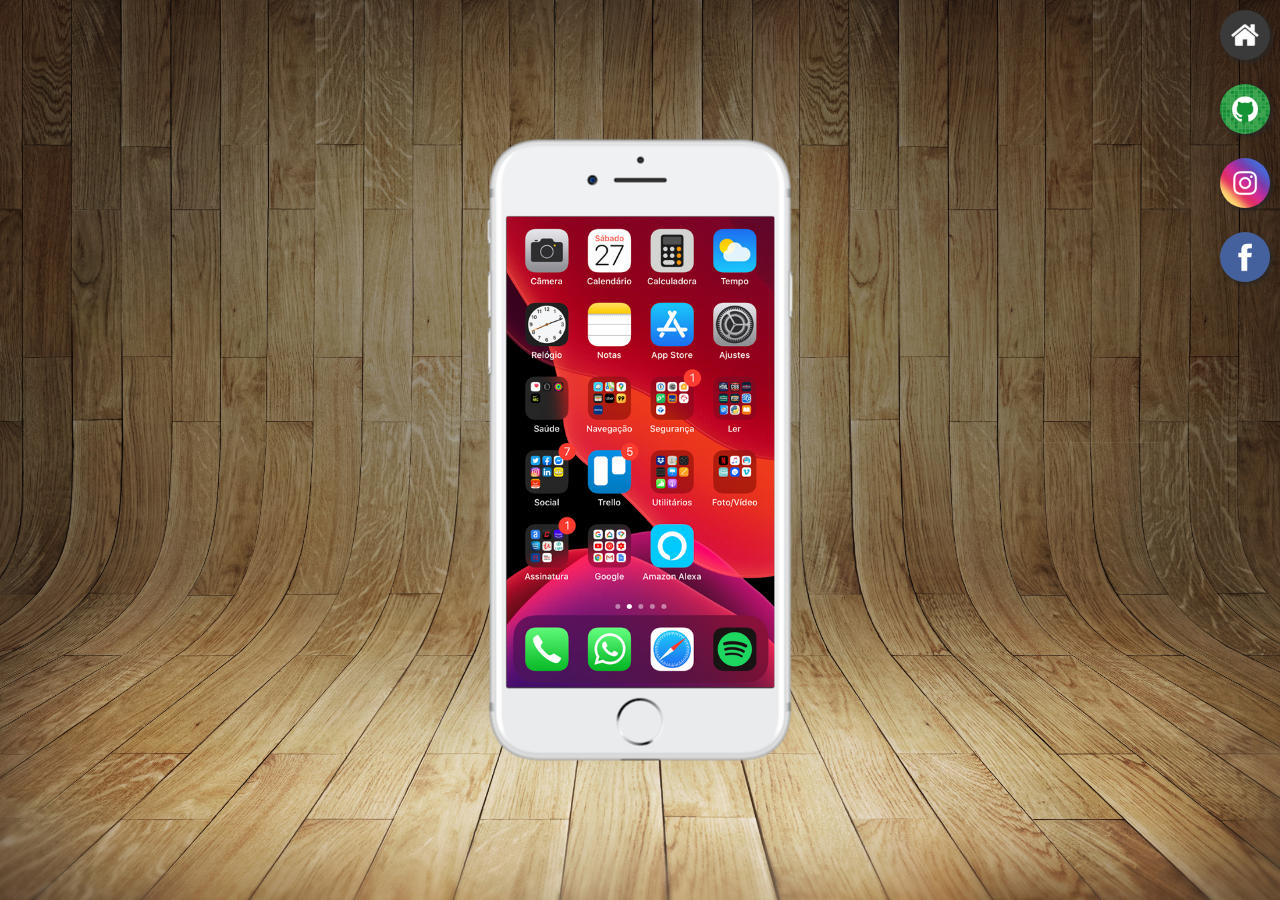
<file: index.html>
<!DOCTYPE html>
<html lang="pt-br">
<head>
    <meta charset="UTF-8">
    <meta name="viewport" content="width=device-width, initial-scale=1.0">
    <title>Redes Sociais</title>
    <link rel="shortcut icon" href="favicon.ico" type="image/x-icon">
    <link rel="stylesheet" href="stylo.css">
</head>
<body>
<main>
    <section id="cllr">
        <iframe src="home.html" frameborder="0" name="tela" id="tela">Seu navegador não é compativel</iframe>
    </section>
    
    <section id="logos">

        <a href="home.html" target="tela"><img src="imagens/logo-home.jpg" alt="Home"></a> <br>

        <a href="github.html" target="tela"><img src="imagens/logo-github.jpg" alt="GitHub"></a><br>

        <a href="instagram.html" target="tela"><img src="imagens/logo-instagram.jpg" alt="logo-instagram"></a> <br>
        <a href="facebook.html" target="tela"><img src="imagens/logo-facebook.jpg" alt="Facebook"> </a> <br>
    </section>
</main>
    
</body>
</html>
</file>
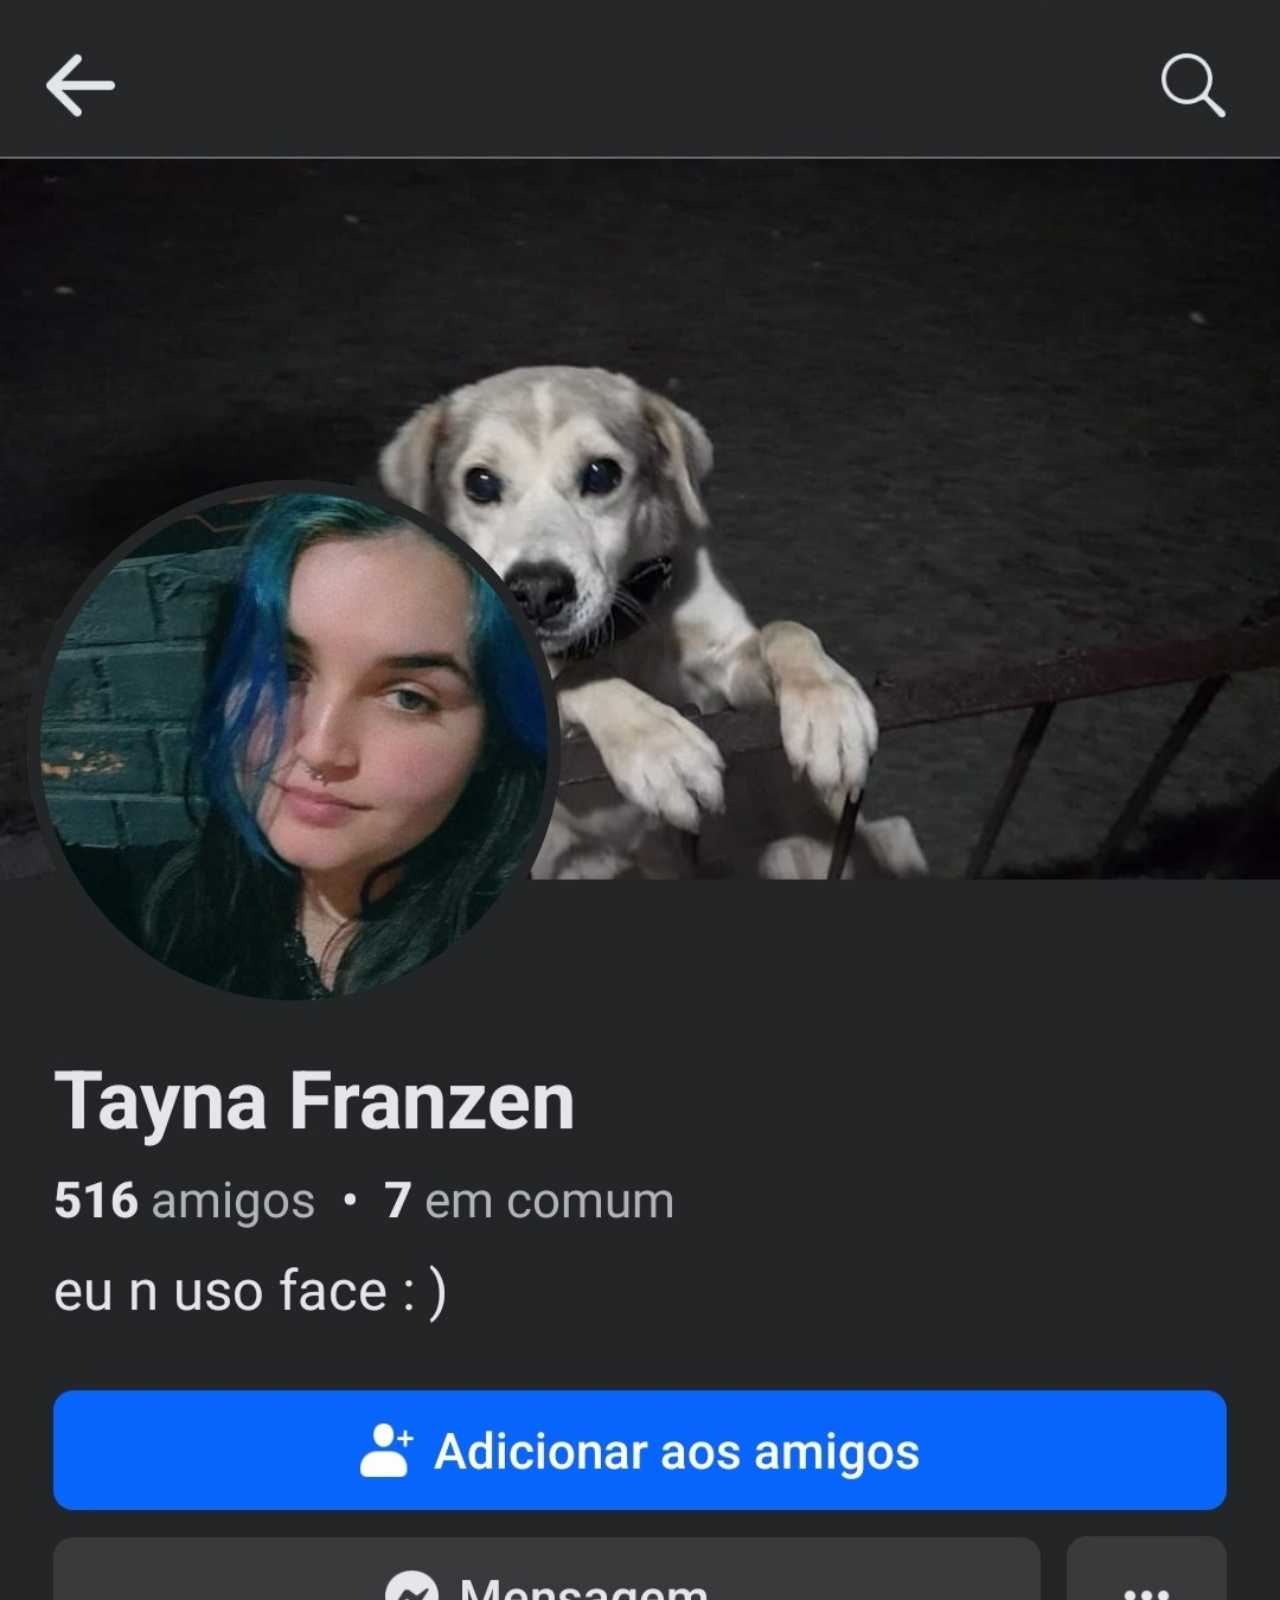
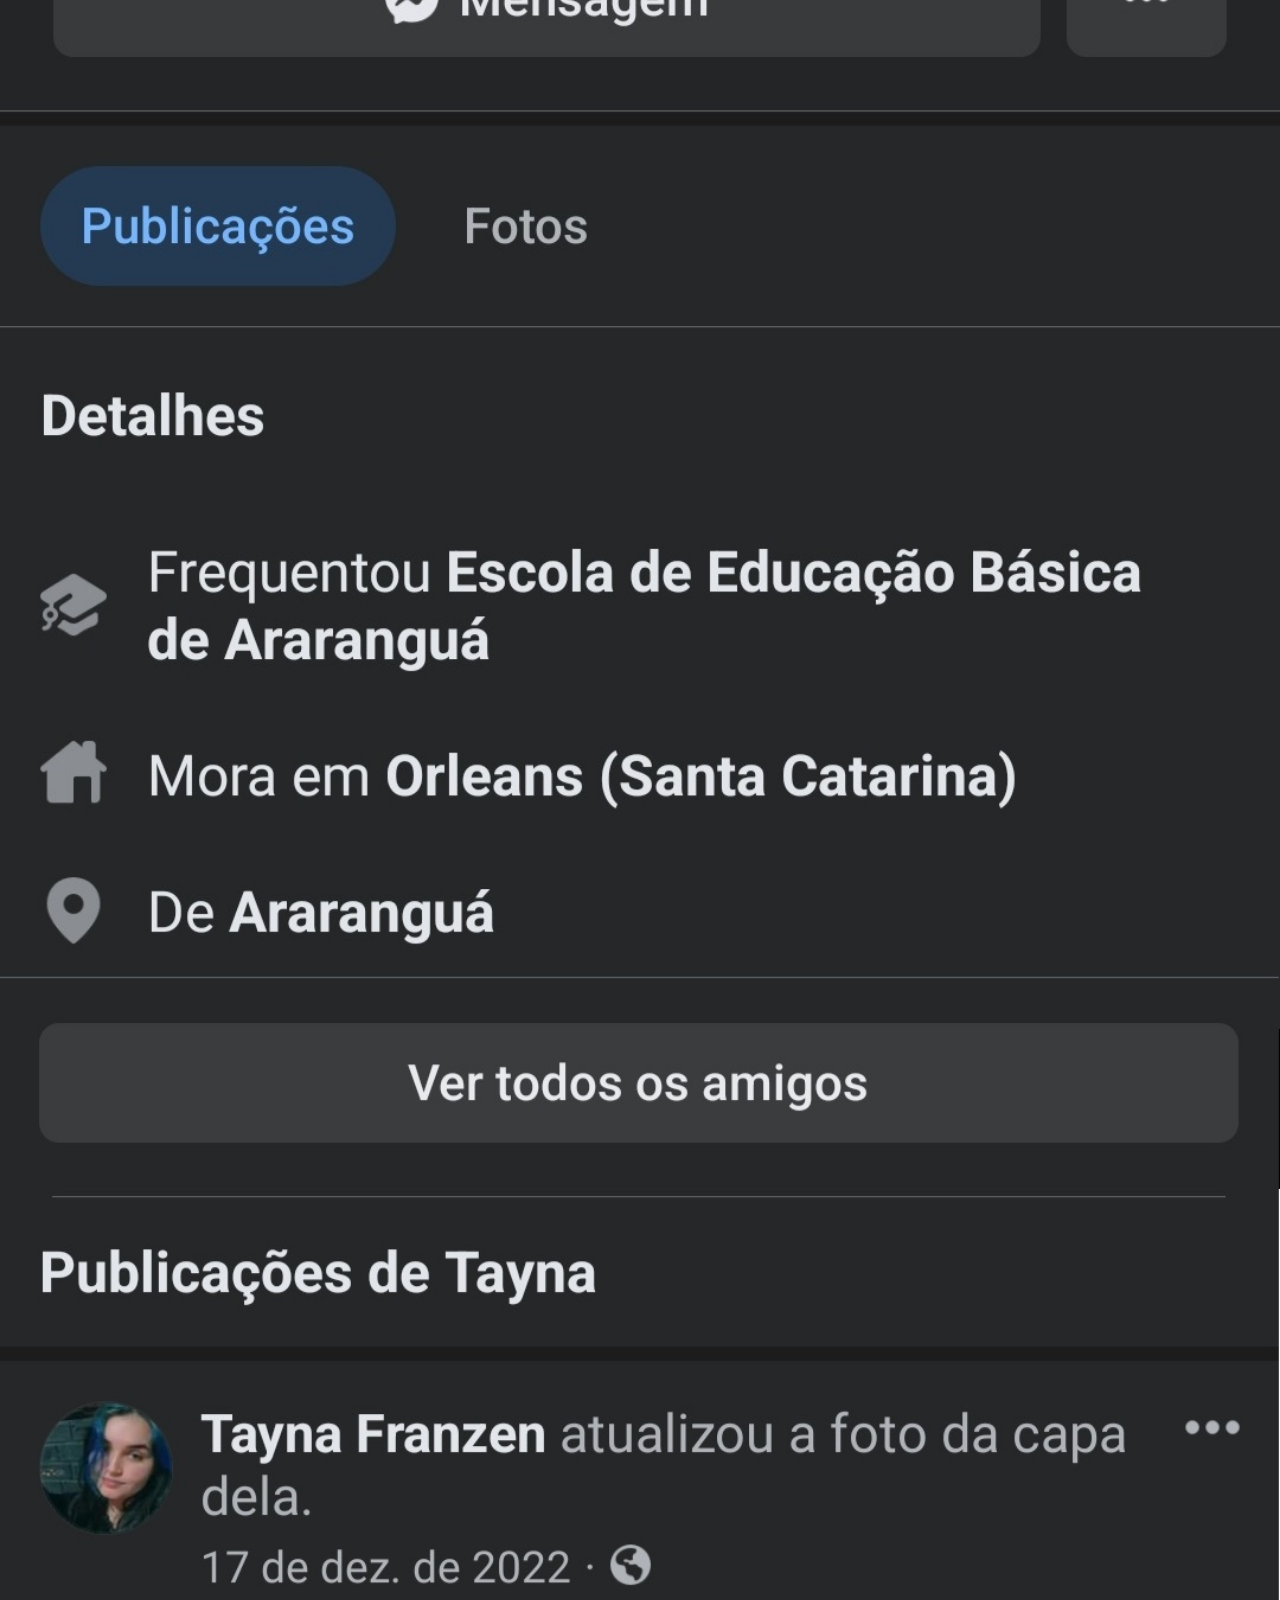
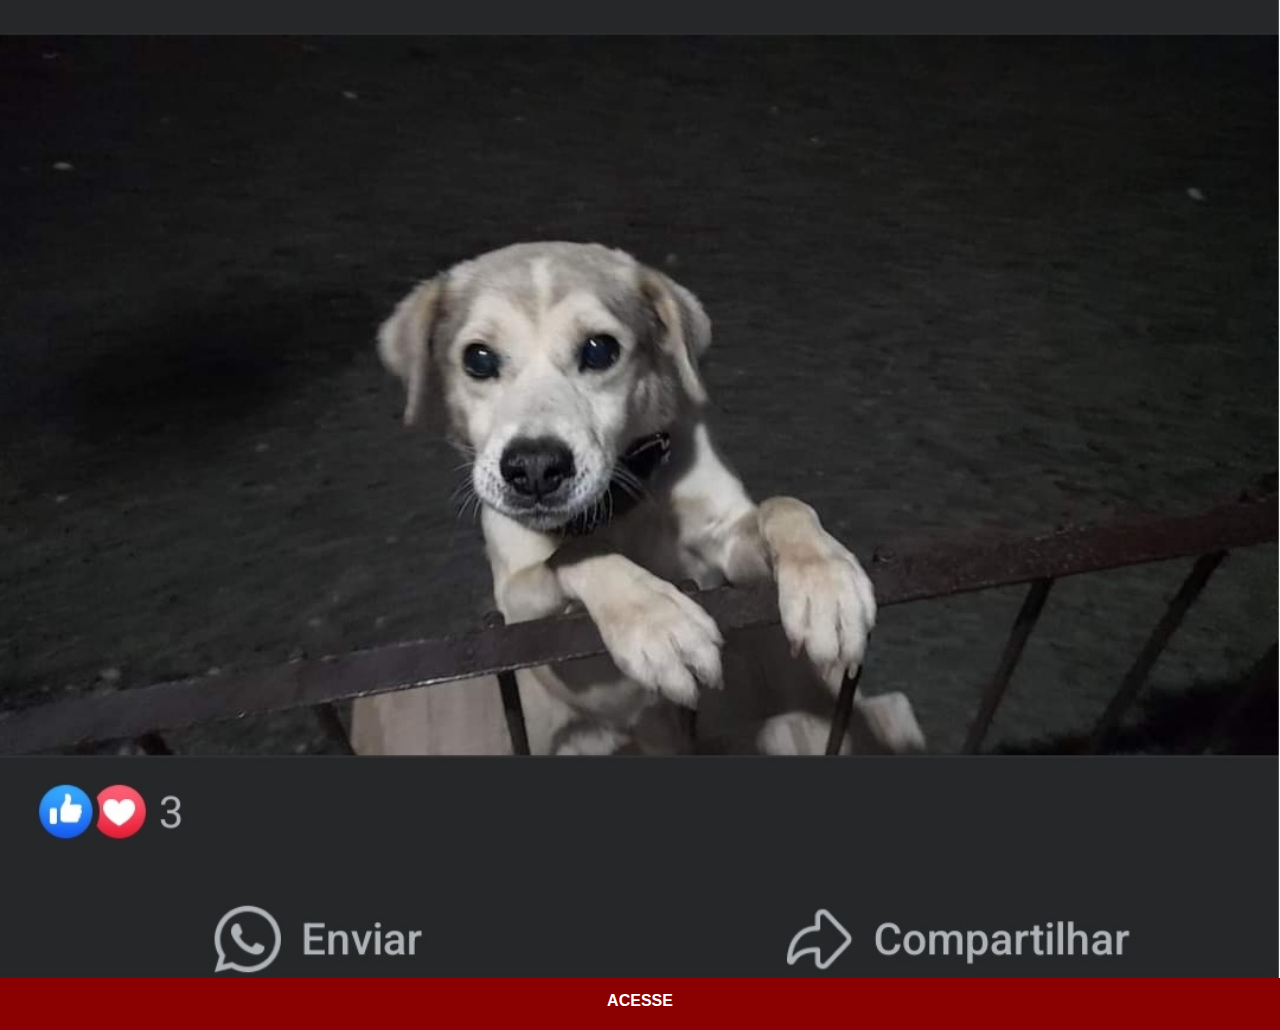
<file: facebook.html>
<!DOCTYPE html>
<html lang="pt-br">
<head>
    <meta charset="UTF-8">
    <meta name="viewport" content="width=device-width, initial-scale=1.0">
    <title>Facebook</title>
    <style>
        *{
            margin: 0px;
            padding: 0px;
            font-family: Arial, Helvetica, sans-serif;
        }
        ::-webkit-scrollbar{
            width: 0px;
        }
        img{
            width: 100vw;
        }
        a{
            display: block;
            background-color: darkred;
            color:white;
            padding: 20px;
            text-align: center;
            font-weight: bolder;
            text-decoration: none;
            margin-top:-10px;
        }
        a:hover{
            background-color: red;
        }
    </style>
</head>
<body>
    <img src="imagens/fotos perfil/fotofacebook2.jpg" alt="Facebook">
    <a href="https://www.facebook.com/profile.php?id=100076210483349" target="_blank">ACESSE</a>
    
</body>
</html>
</file>
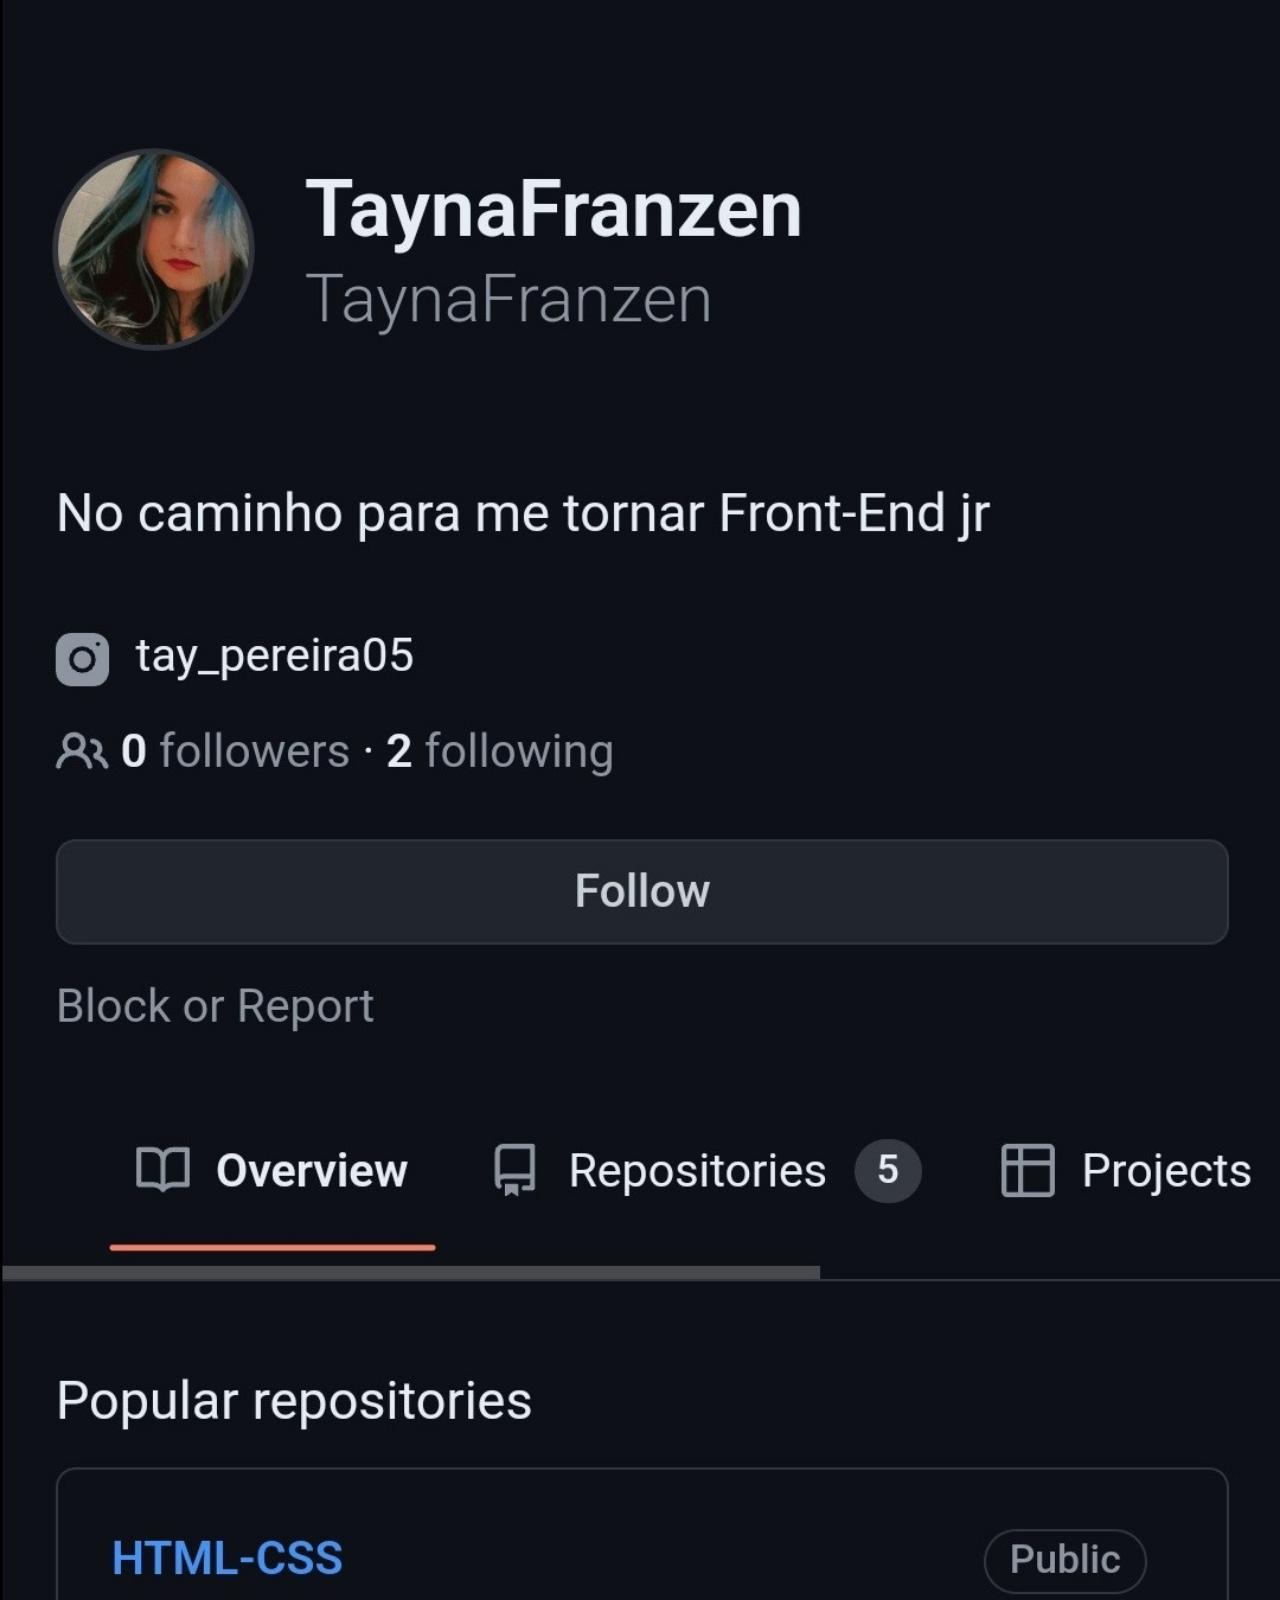
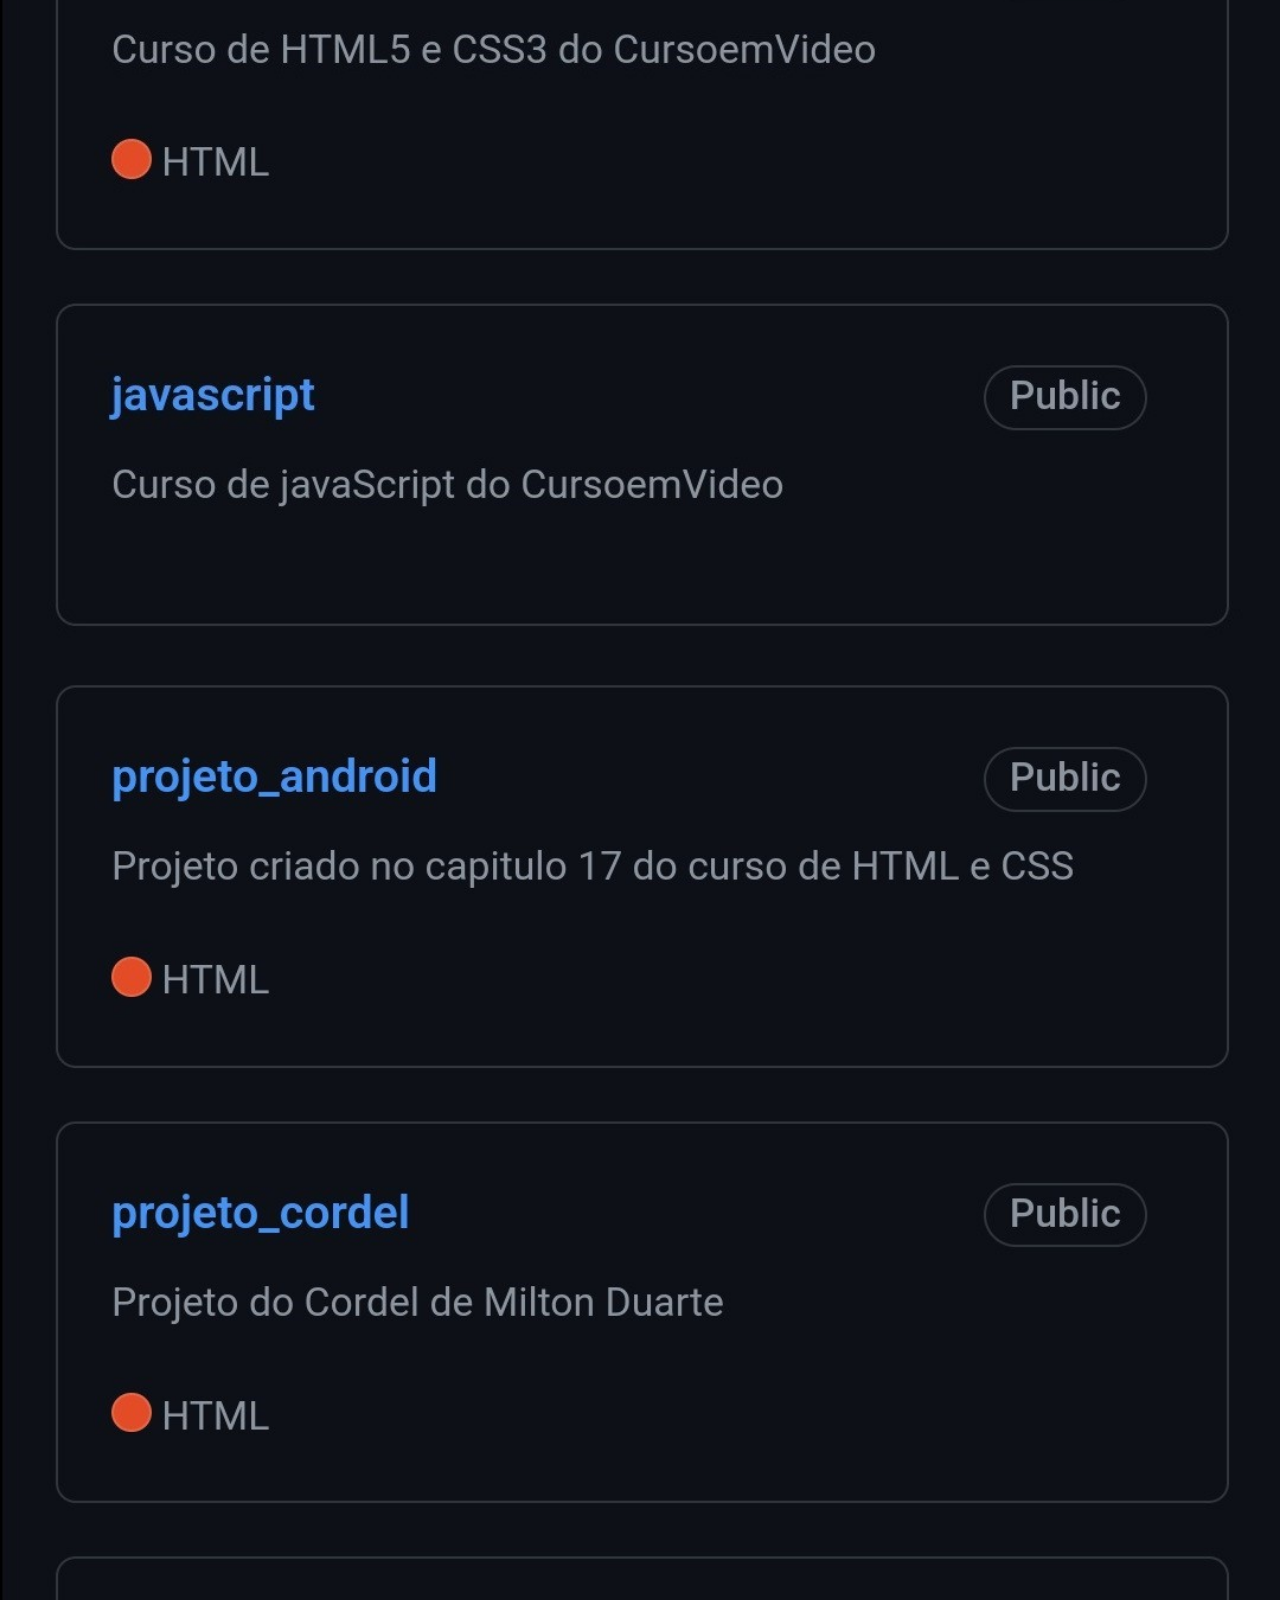
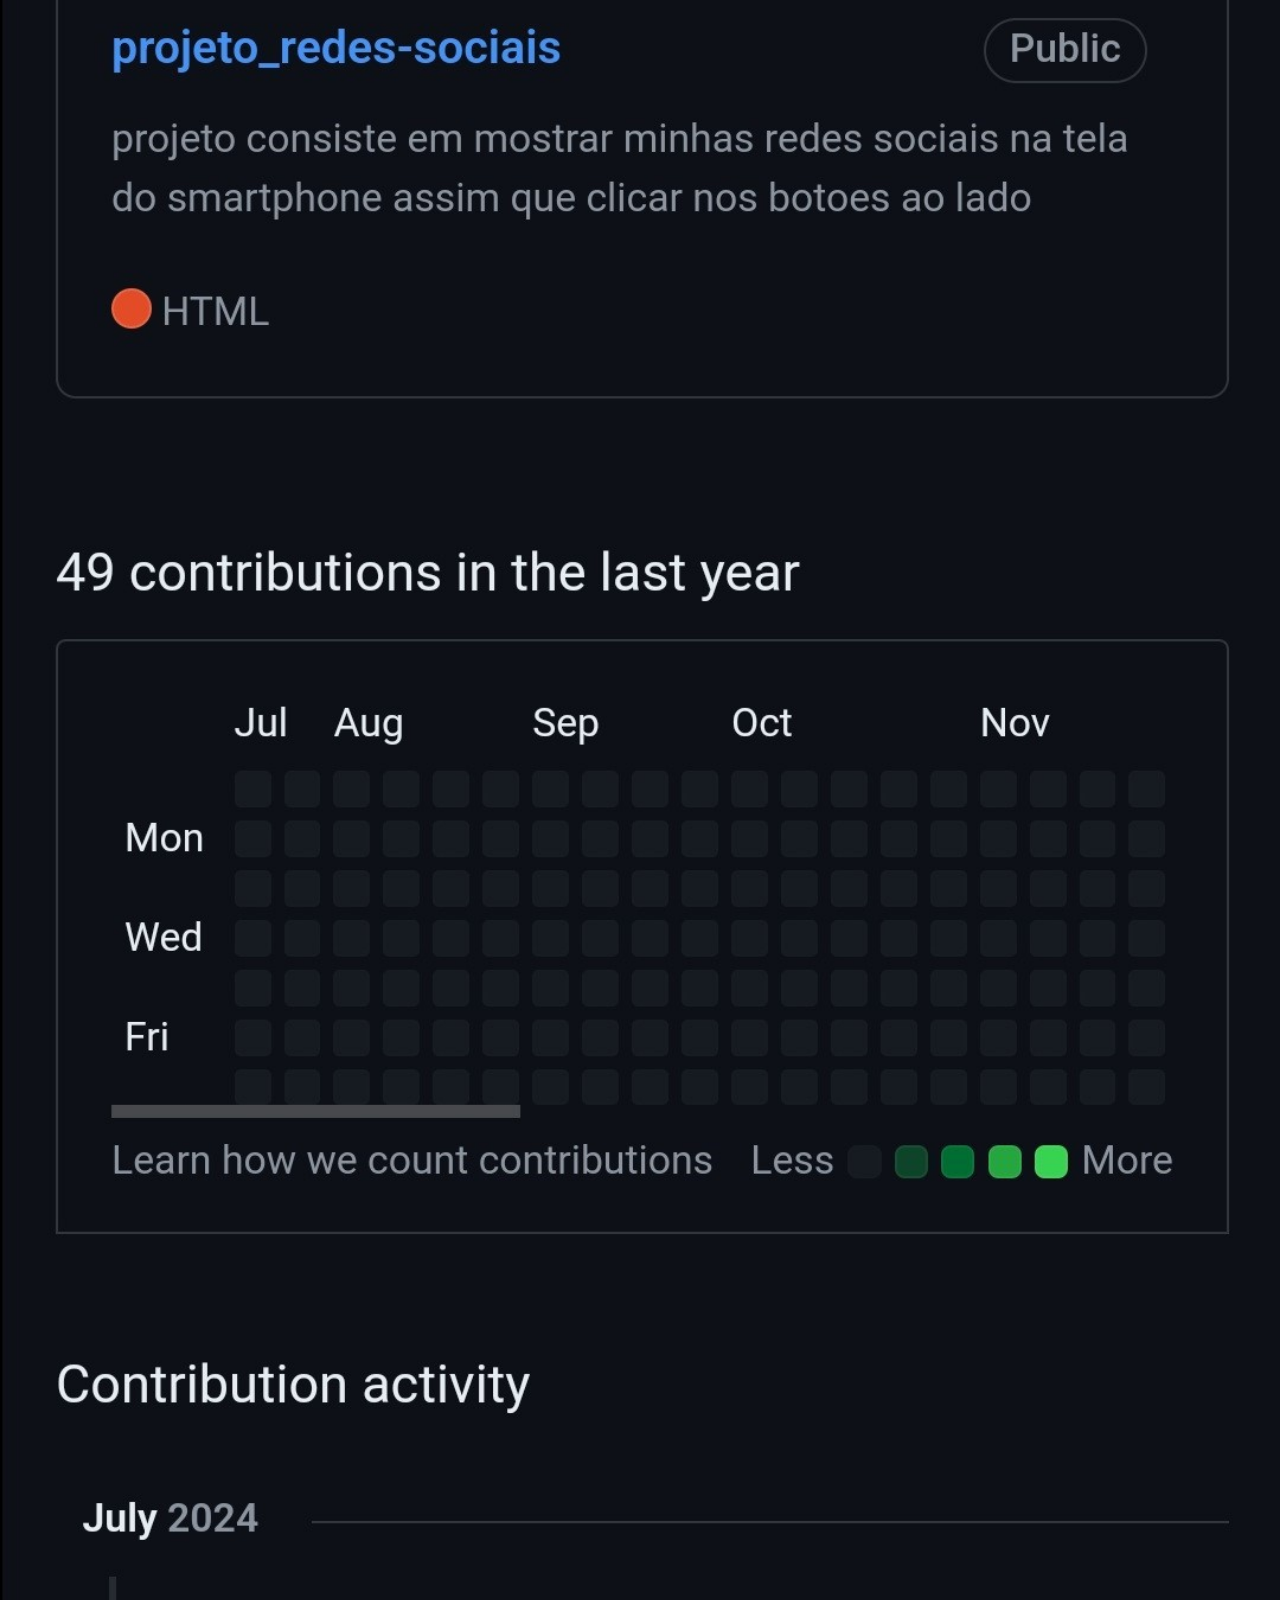
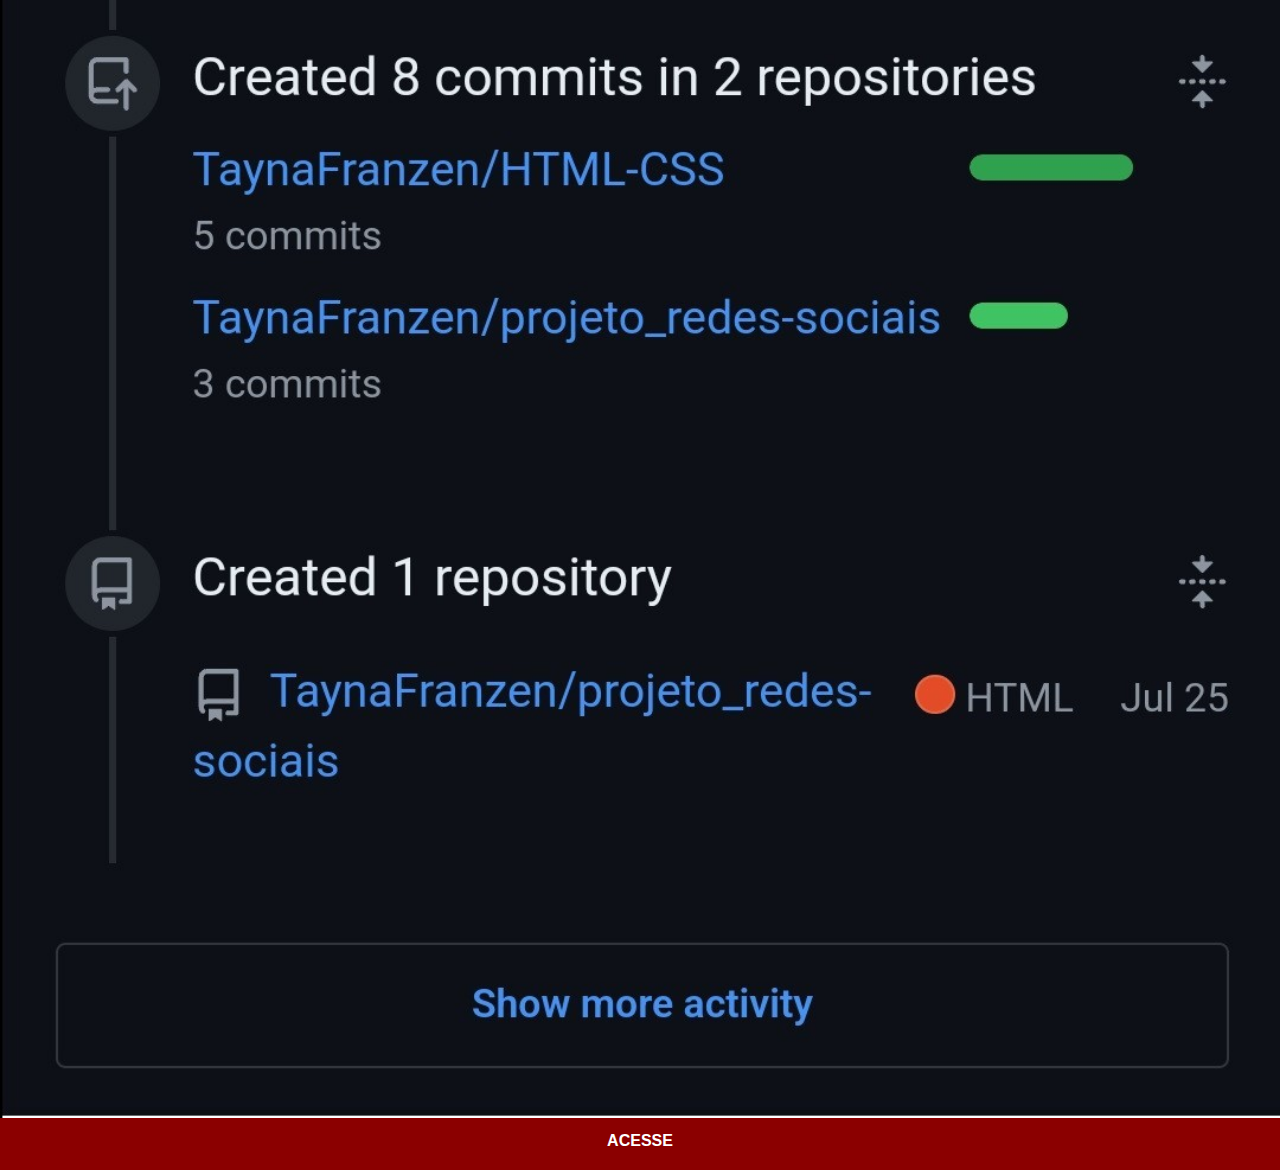
<file: github.html>
<!DOCTYPE html>
<html lang="pt-br">
<head>
    <meta charset="UTF-8">
    <meta name="viewport" content="width=device-width, initial-scale=1.0">
    <title>GitHub</title>
    <style>
        *{
            margin: 0px;
            padding: 0px;
            font-family: Arial, Helvetica, sans-serif;
        }
        ::-webkit-scrollbar{
            width: 0px;
        }
        img{
            width: 100vw;
        }
        a{
            display: block;
            background-color: darkred;
            color:white;
            padding: 20px;
            text-align: center;
            font-weight: bolder;
            text-decoration: none;
            margin-top:-10px;
        }
        a:hover{
            background-color: red;
        }
    </style>
</head>
<body>
    <img src="imagens/fotos perfil/fotogithub.jpg" alt="GitHub">
    <a href="https://github.com/TaynaFranzen" target="_blank">ACESSE</a>
    
</body>
</html>
</file>
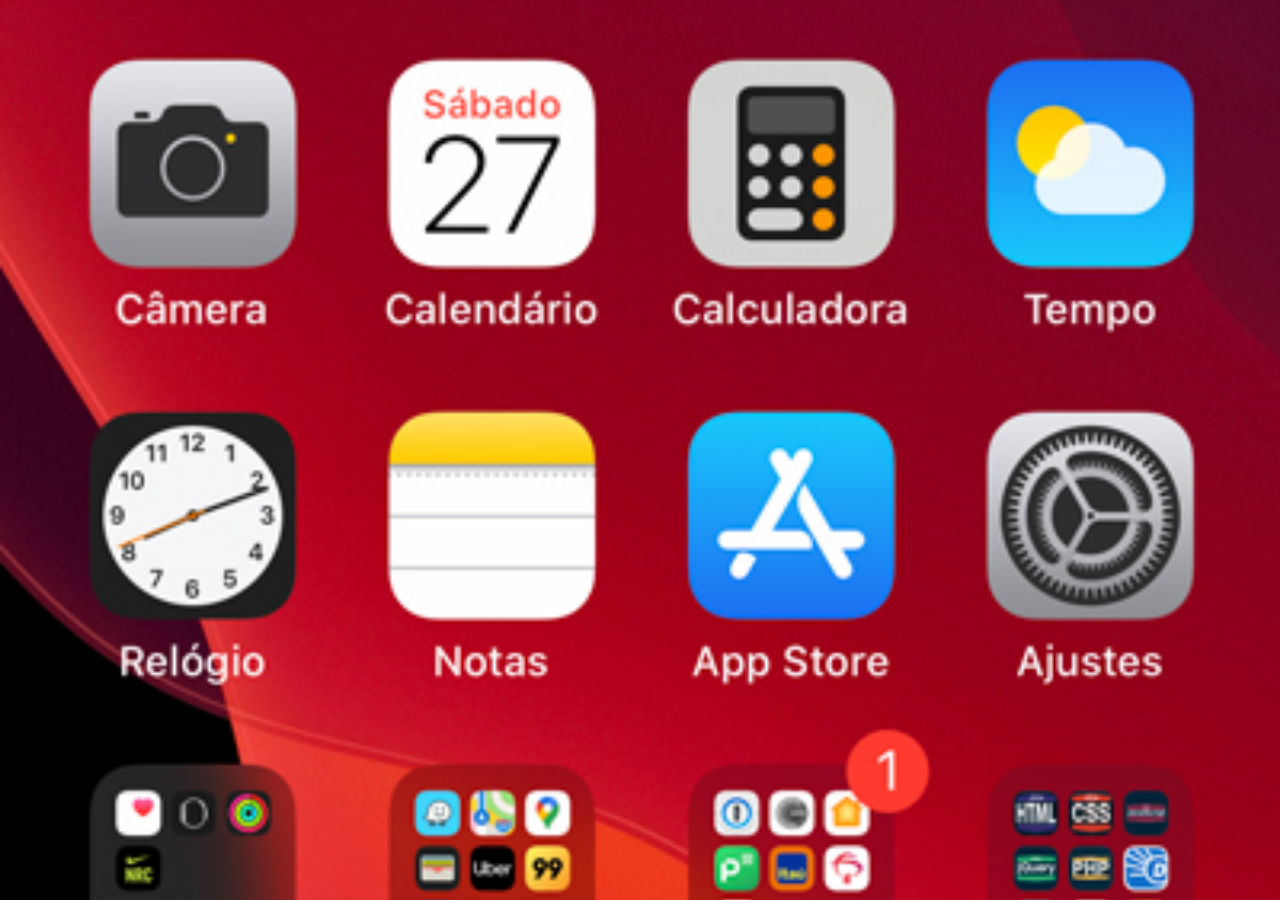
<file: home.html>
<!DOCTYPE html>
<html lang="pt-br">
<head>
    <meta charset="UTF-8">
    <meta name="viewport" content="width=device-width, initial-scale=1.0">
    <title>Home</title>
</head>
<style>
*{
    margin: 0px;
    padding:0px;
}
body{
    width: 100vw;
    height:100vh;
    background: url('imagens/tela-home.jpg') no-repeat top center;
    background-size: cover;
}
</style>
</html>
</file>
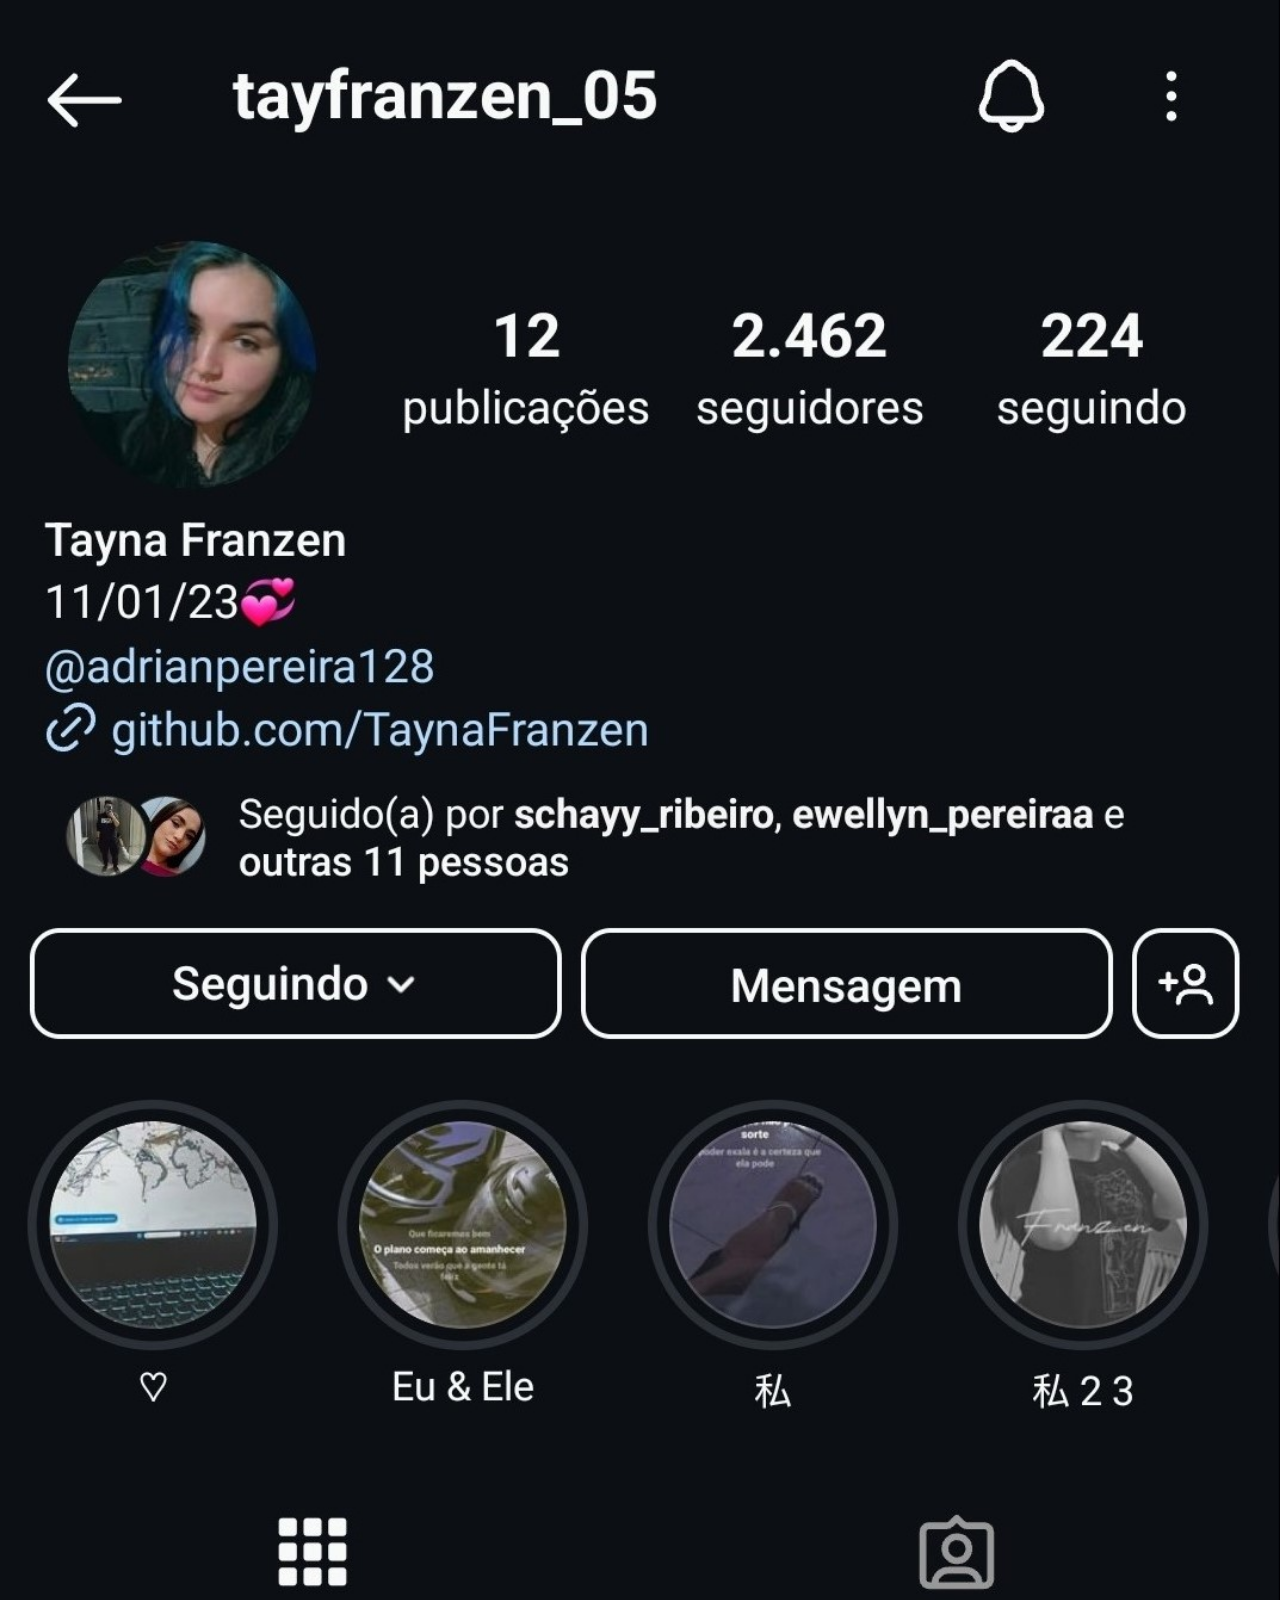
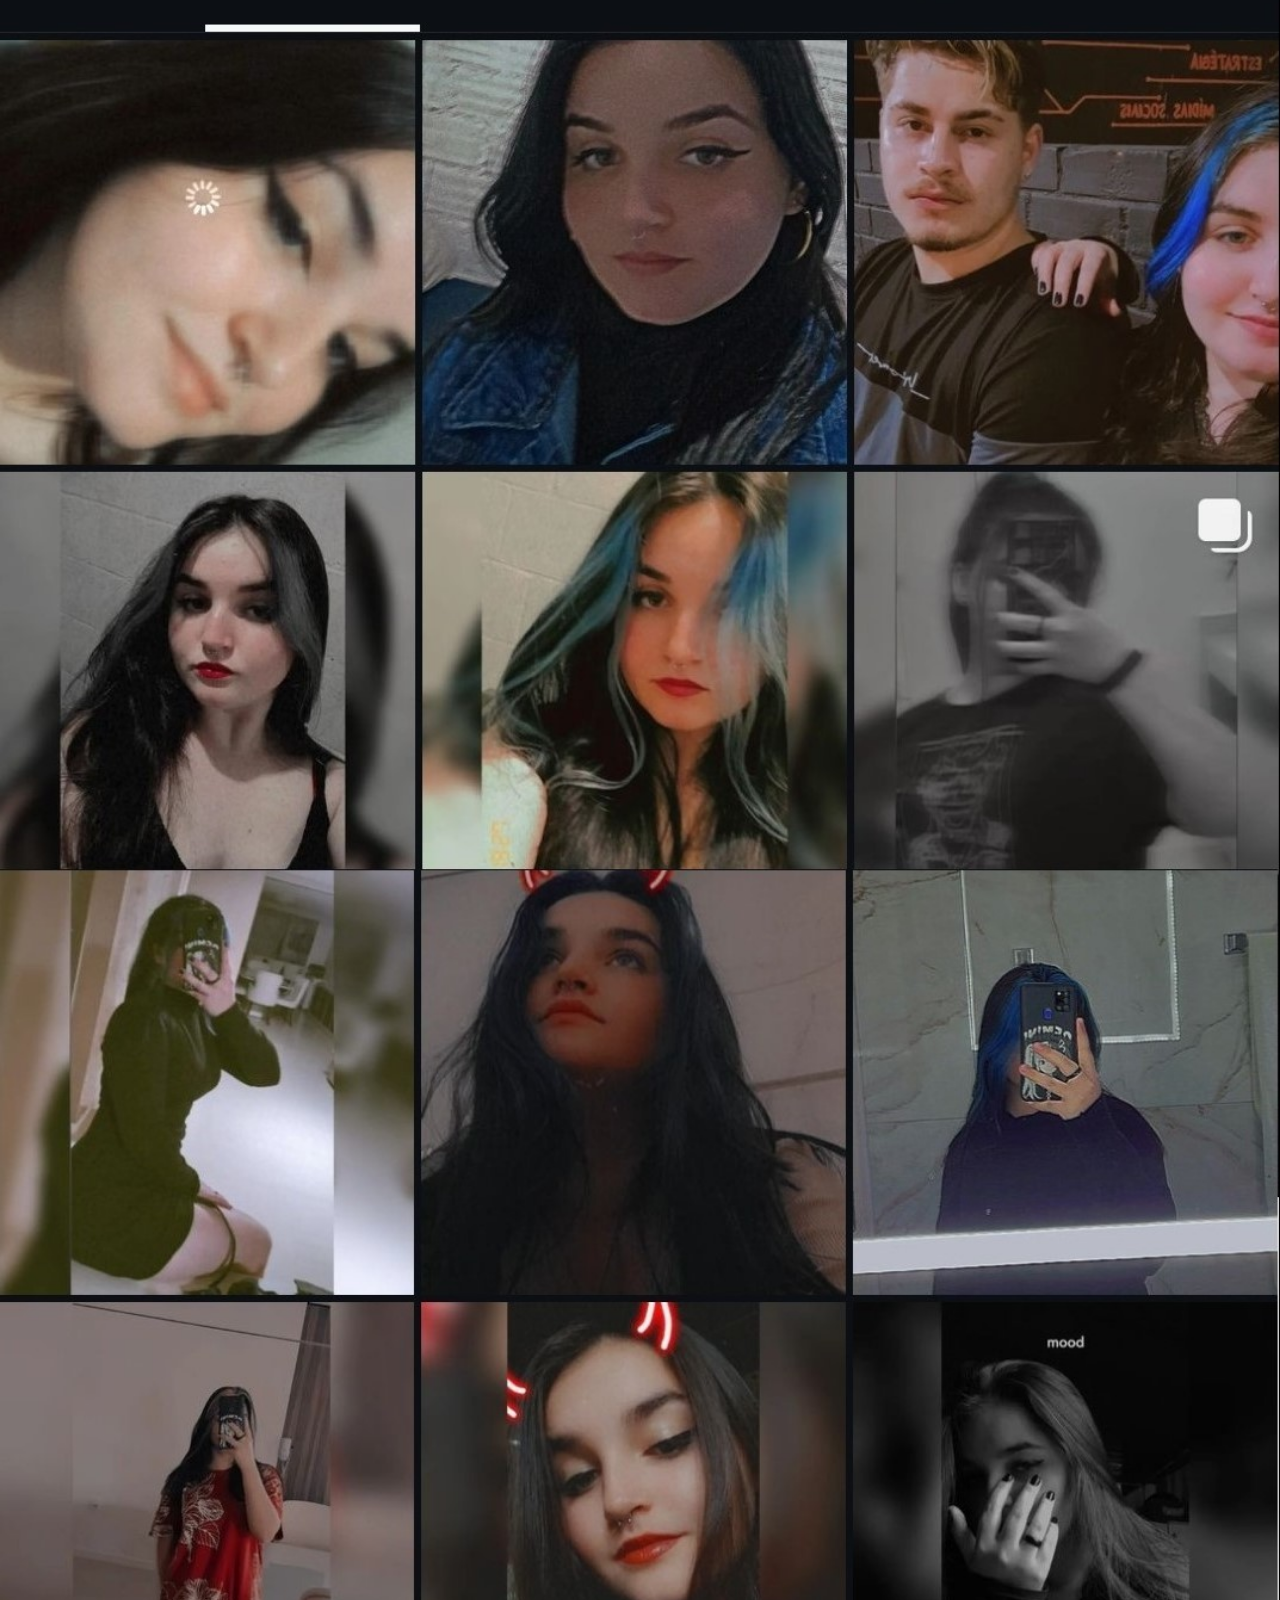
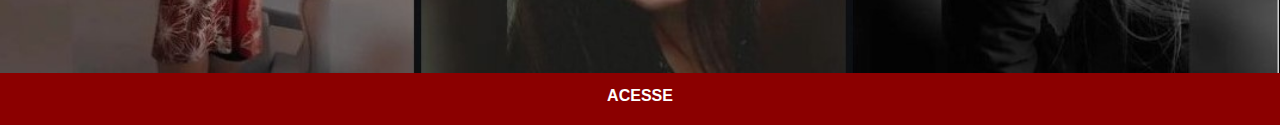
<file: instagram.html>
<!DOCTYPE html>
<html lang="pt-br">
<head>
    <meta charset="UTF-8">
    <meta name="viewport" content="width=device-width, initial-scale=1.0">
    <title>Instagram</title>
    <style>
        *{
            margin: 0px;
            padding: 0px;
            font-family: Arial, Helvetica, sans-serif;
        }
        ::-webkit-scrollbar{
            width: 0px;
        }
        img{
            width: 100vw;
        }
        a{
            display: block;
            background-color: darkred;
            color:white;
            text-align: center;
            font-weight: bolder;
            text-decoration: none;
            margin-top: -10px;
            padding: 20px;
        }
        a:hover{
            background-color: red;
        }
    </style>
</head>
<body>
    <img src="imagens/fotos perfil/fotoinstagram.jpg" alt="Instagram">
    <a href="https://www.instagram.com/tayfranzen_05/" target="_blank">ACESSE</a>
    
</body>
</html>
</file>
<file: stylo.css>
@charset "UTF-8";

*{
    margin: 0px;
    padding:0px;
    font-family: Arial, Helvetica, sans-serif;
}

html, body{
    height: 100vh;
    width: 100vw;
}

body{
    background: url('imagens/fundo-madeira.jpg') no-repeat top center;
    background-size: cover;
    background-attachment:fixed ;  
}

main{
    height: 100vh;
    position: relative;
}

section#cllr{
    background: url('imagens/frame-iphone.png')no-repeat; 
   position: absolute;
   top:50%;
   left:50%;
   transform: translate(-50%, -50%);
   height: 627px;
   width: 311px;
}

iframe#tela{
    position:relative;
    top:80px;
    left:22px;
    height:471px;
    width:268px;
}

section#logos img{
    width: 50px;
    margin:10px;
    border-radius:50%;
    box-shadow:2px 2px 5px rgb(39, 39, 39);
}

section#logos{
    text-align: right;
}

section#logos img:hover{
    border: 2px solid rgb(196, 193, 193);
    transform:translate(-3px, -3px);
    box-shadow: 5px 5px 8px black;
    transition: 0.3s;
}
</file>
